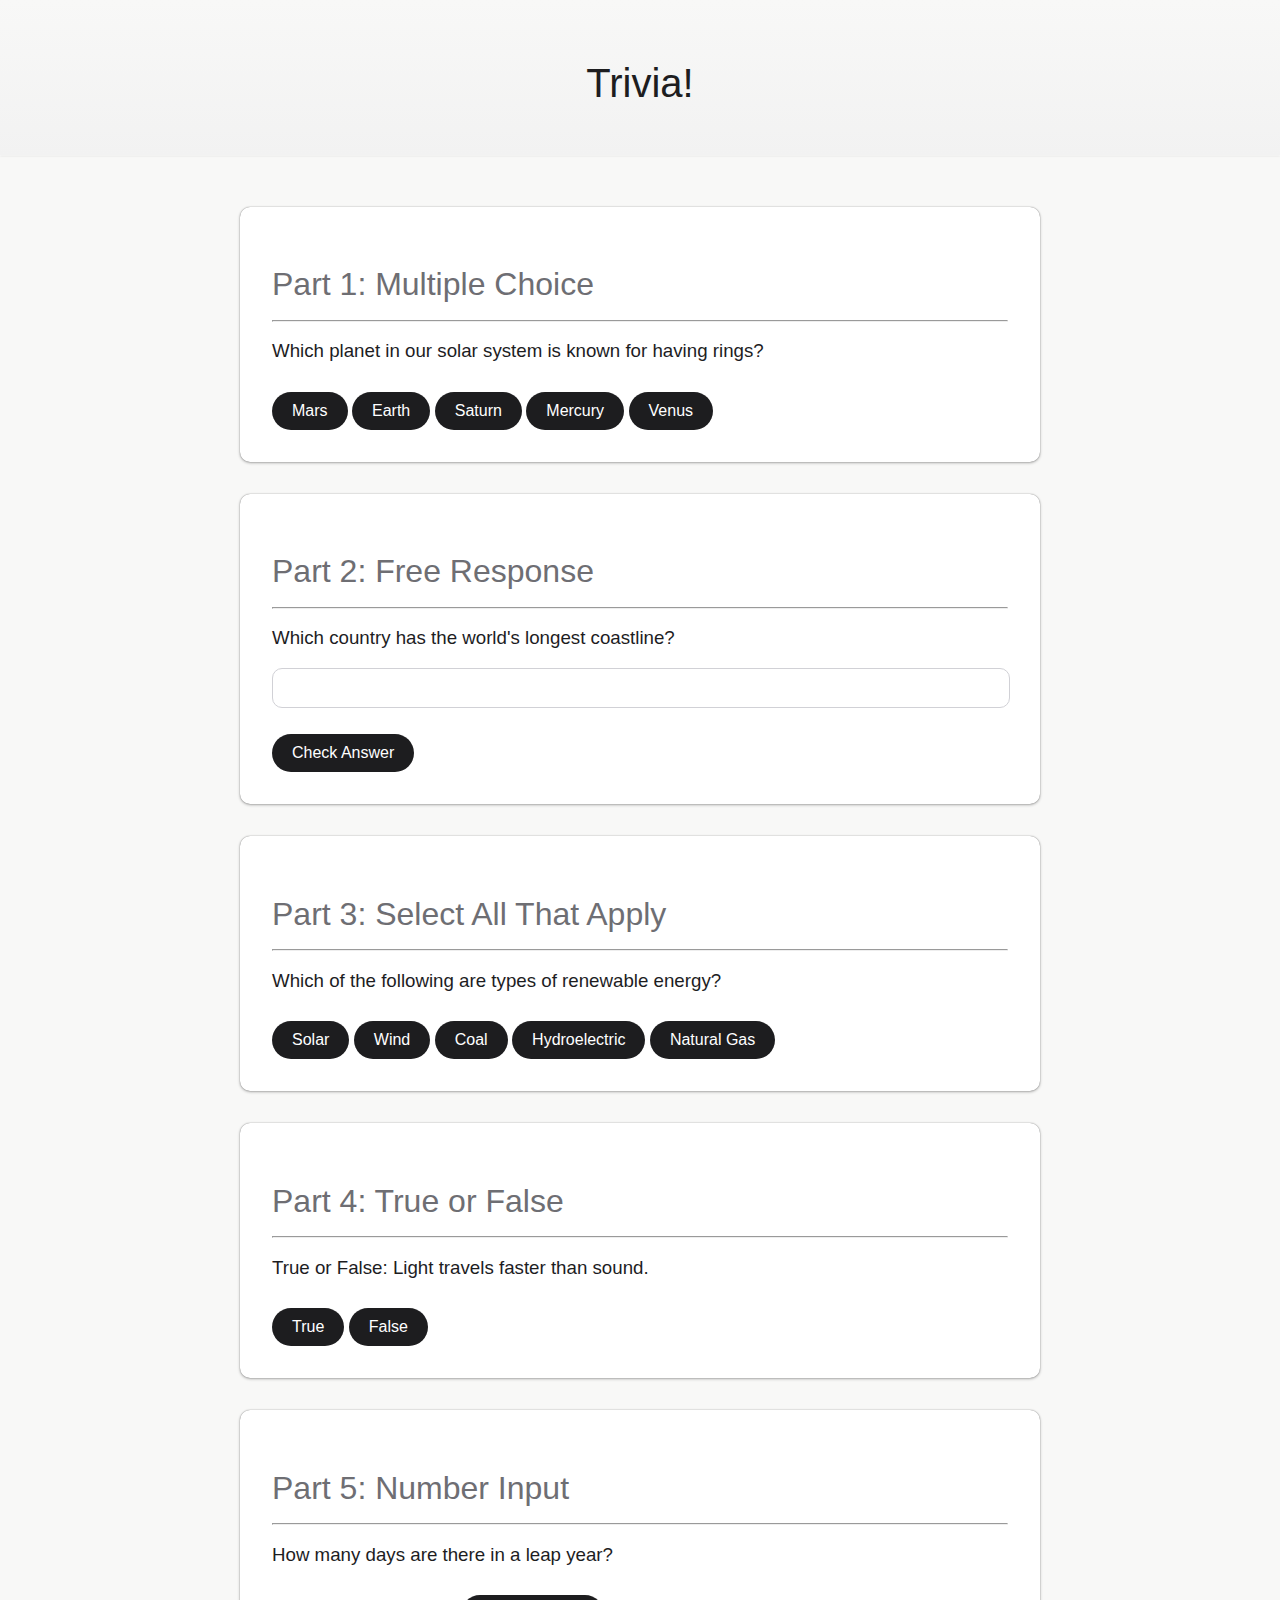
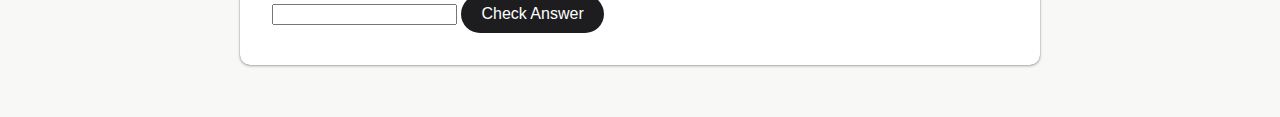
<file: CS50X/trivia/index.html>
<!DOCTYPE html>
<html lang="en">
<head>
    <link href="https://fonts.googleapis.com/css2?family=Montserrat:wght@500&display=swap" rel="stylesheet">
    <link href="styles.css" rel="stylesheet">
    <title>Trivia!</title>
    <script>
        document.addEventListener('DOMContentLoaded', function () {

            /* Part 1 */
            let buttons = document.querySelectorAll('button'); // Selects all buttons
            let correct = document.querySelector('.correct');
            let incorrects = document.querySelectorAll('.incorrect');
            let answerText = document.querySelector('#answer1');

            // Function to reset all button colors
            function resetButtonColors() {
                buttons.forEach(function(button) {
                    button.style.backgroundColor = ''; // Clear any inline background-color styles
                });
            }

            // Set up the correct button
            correct.addEventListener('click', function () {
                resetButtonColors();
                correct.style.backgroundColor = 'green';
                answerText.innerHTML = 'Correct!';
            });

            // Set up the incorrect buttons
            incorrects.forEach(function(button) {
                button.addEventListener('click', function () {
                    resetButtonColors();
                    button.style.backgroundColor = 'red';
                    answerText.innerHTML = 'Incorrect.';
                });
            });

        /* Part 2 */
        let input = document.querySelector('input');
        let answerText2 = document.querySelector('#answer2');

        // Function to check the answer
        function checkAnswer() {
            if (input.value.toLowerCase() === 'switzerland') {
                input.style.backgroundColor = 'green';
                answerText2.innerHTML = 'Correct!';
            } else {
                input.style.backgroundColor = 'red';
                answerText2.innerHTML = 'Incorrect.';
            }
        }

        // Function to reset input color
        function resetInputColor() {
            if (input.value === '') {
                input.style.backgroundColor = ''; // Resets the input field's color
            }
        }

        // Event listener for the check button
        document.querySelector('#check').addEventListener('click', checkAnswer);

        // Event listener for input field value change
        input.addEventListener('input', resetInputColor);
    });
</script>
</head>
<body>
    <div class="header">
        <h1>Trivia!</h1>
    </div>

    <div class="container">
        <div class="section">
            <h2>Part 1: Multiple Choice </h2>
            <hr>
            <h3>Which planet in our solar system is known for having rings?</h3>
            <p id="answer1"></p>
            <button class="incorrect">Mars</button>
            <button class="incorrect">Earth</button>
            <button class="correct">Saturn</button>
            <button class="incorrect">Mercury</button>
            <button class="incorrect">Venus</button>
        </div>

        <div class="section">
            <h2>Part 2: Free Response</h2>
            <hr>
            <h3>Which country has the world's longest coastline?</h3>
            <p id="answer2"></p>
            <input type="text">
            <button id="check">Check Answer</button>
        </div>
             <!-- New Question 1: Multiple correct answers -->
     <div class="section">
        <h2>Part 3: Select All That Apply</h2>
        <hr>
        <h3>Which of the following are types of renewable energy?</h3>
        <p id="answer3"></p>
        <button class="multi-correct">Solar</button>
        <button class="multi-correct">Wind</button>
        <button class="multi-incorrect">Coal</button>
        <button class="multi-correct">Hydroelectric</button>
        <button class="multi-incorrect">Natural Gas</button>
    </div>

    <!-- New Question 2: True or False -->
    <div class="section">
        <h2>Part 4: True or False</h2>
        <hr>
        <h3>True or False: Light travels faster than sound.</h3>
        <p id="answer4"></p>
        <button class="true">True</button>
        <button class="false">False</button>
    </div>

    <!-- New Question 3: Number Input -->
    <div class="section">
        <h2>Part 5: Number Input</h2>
        <hr>
        <h3>How many days are there in a leap year?</h3>
        <p id="answer5"></p>
        <input type="number" id="leap-year-input">
        <button id="check-leap-year">Check Answer</button>
    </div>
    </div>
</body>
</html>
</file>
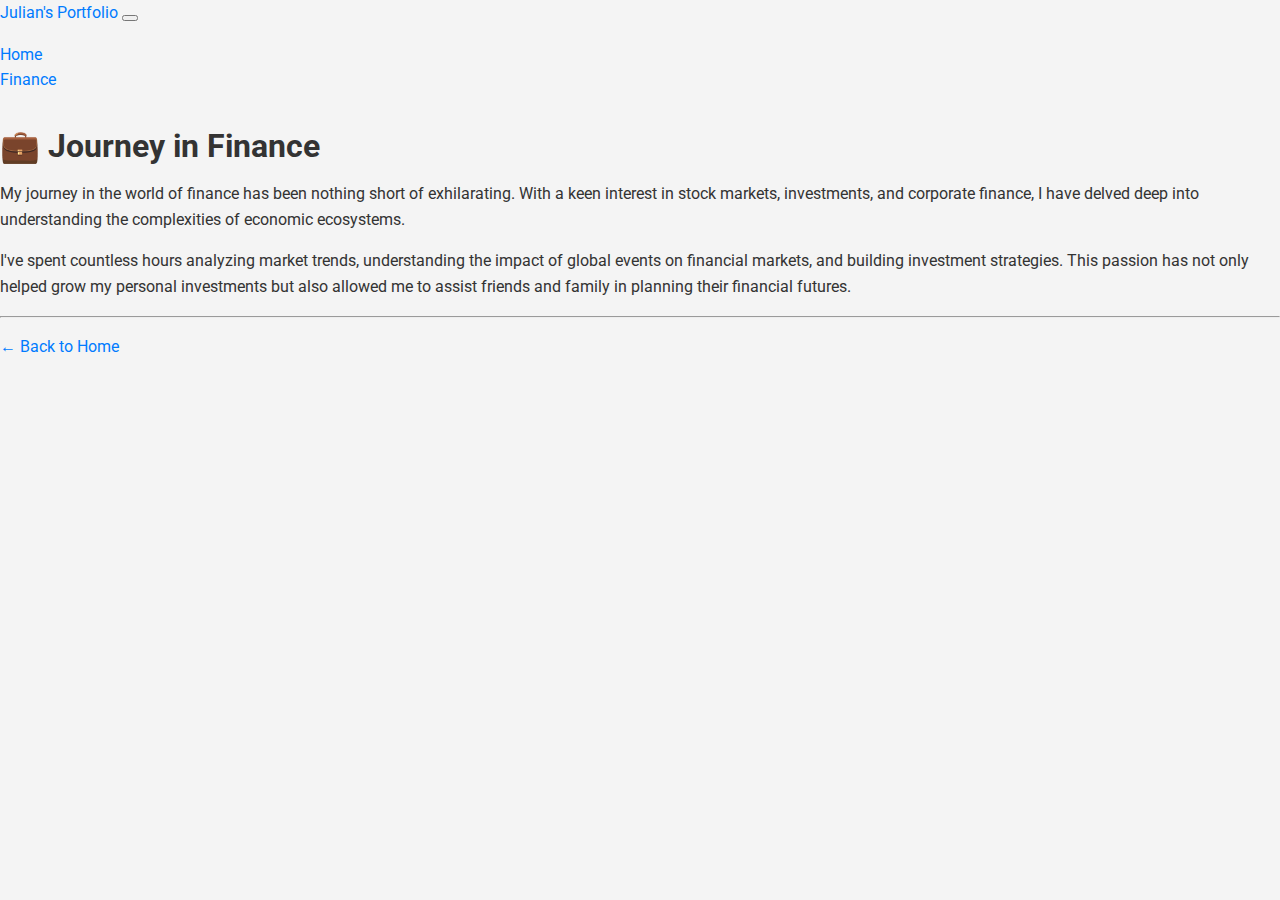
<file: CS50X/homepage/finance.html>
<!DOCTYPE html>
<html lang="en">

<head>
    <!-- Meta tags -->
    <meta charset="UTF-8">
    <meta name="viewport" content="width=device-width, initial-scale=1.0">

    <!-- Title -->
    <title>💼 Finance</title>

    <!-- Stylesheets and Fonts -->
    <link href="https://cdn.jsdelivr.net/npm/bootstrap@5.2.3/dist/css/bootstrap.min.css" rel="stylesheet" integrity="sha384-rbsA2VBKQhggwzxH7pPCaAqO46MgnOM80zW1RWuH61DGLwZJEdK2Kadq2F9CUG65" crossorigin="anonymous">
    <link href="styles.css" rel="stylesheet">
    <link href="https://fonts.googleapis.com/css2?family=Open+Sans:wght@400;700&display=swap" rel="stylesheet">
</head>

<body>

    <!-- Navigation Bar -->
    <nav class="navbar navbar-expand-lg navbar-dark bg-dark">
        <div class="container-fluid">
          <a class="navbar-brand" href="index.html">Julian's Portfolio</a>
          <button class="navbar-toggler" type="button" data-bs-toggle="collapse" data-bs-target="#navbarNav" aria-controls="navbarNav" aria-expanded="false" aria-label="Toggle navigation">
            <span class="navbar-toggler-icon"></span>
          </button>
          <div class="collapse navbar-collapse" id="navbarNav">
            <ul class="navbar-nav">
              <li class="nav-item">
                <a class="nav-link" href="index.html">Home</a>
              </li>
              <li class="nav-item">
                <a class="nav-link active" aria-current="page" href="#">Finance</a>
              </li>
              <!-- Add more navigation items here -->
            </ul>
          </div>
        </div>
      </nav>

    <!-- Page Content -->
    <div class="container mt-5">
        <h1 class="mb-4">💼 Journey in Finance</h1>
        <p>
            My journey in the world of finance has been nothing short of exhilarating. With a keen interest in stock markets, investments, and corporate finance, I have delved deep into understanding the complexities of economic ecosystems.
        </p>
        <p>
            I've spent countless hours analyzing market trends, understanding the impact of global events on financial markets, and building investment strategies. This passion has not only helped grow my personal investments but also allowed me to assist friends and family in planning their financial futures.
        </p>
        <hr>
        <p class="mt-4">
          <a class="btn btn-primary" href="index.html" role="button">← Back to Home</a>
        </p>
    </div>

    <!-- Bootstrap JS -->
    <script src="https://cdn.jsdelivr.net/npm/bootstrap@5.2.3/dist/js/bootstrap.bundle.min.js" integrity="sha384-kenU1KFdBIe4zVF0s0G1M5b4hcpxyD9F7jL+jjXkk+Q2h455rYXK/7HAuoJl+0I4" crossorigin="anonymous"></script>
</body>

</html>
</file>
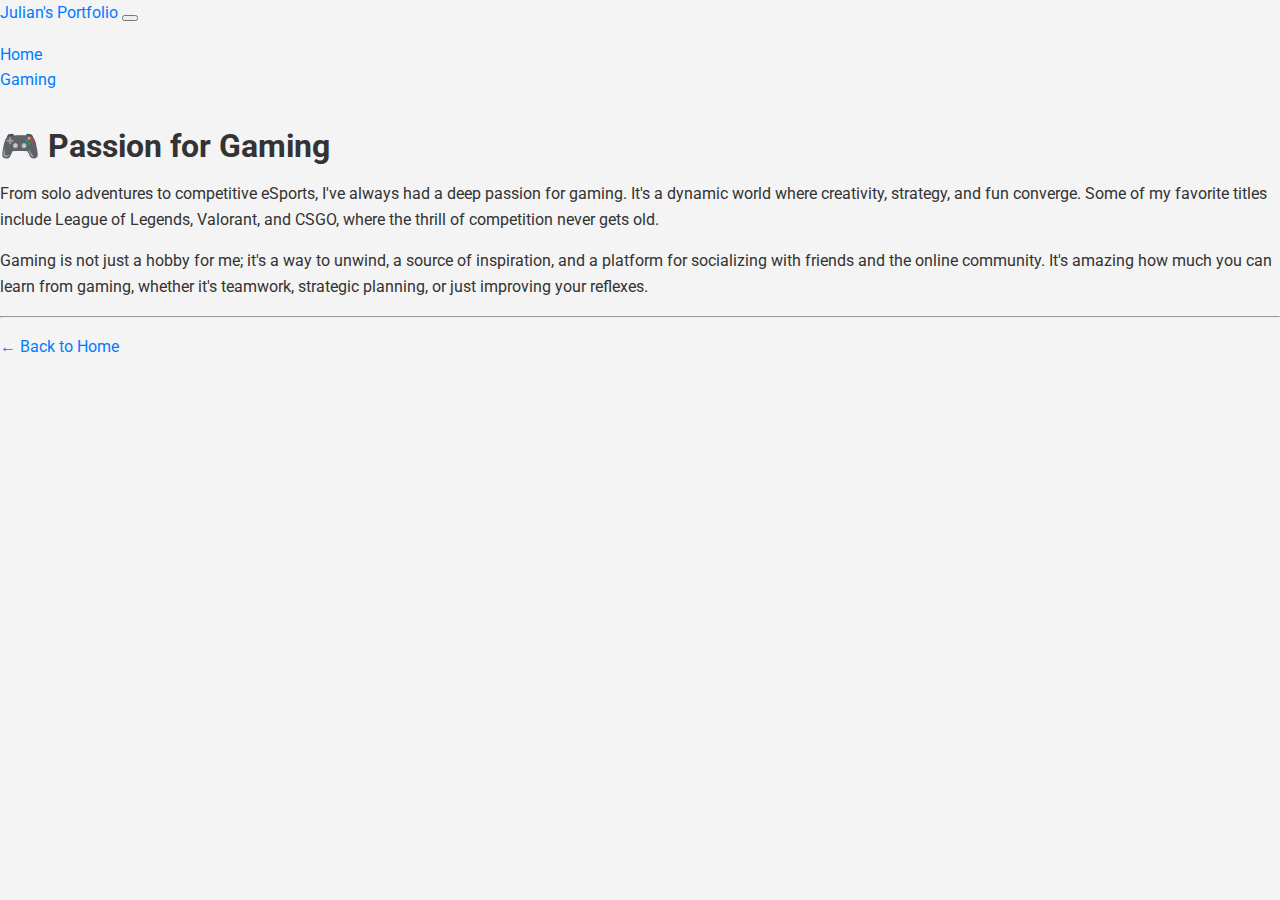
<file: CS50X/homepage/gaming.html>
<!DOCTYPE html>
<html lang="en">

<head>
    <!-- Meta tags -->
    <meta charset="UTF-8">
    <meta name="viewport" content="width=device-width, initial-scale=1.0">

    <!-- Title -->
    <title>🎮 Gaming</title>

    <!-- Stylesheets and Fonts -->
    <link href="https://cdn.jsdelivr.net/npm/bootstrap@5.2.3/dist/css/bootstrap.min.css" rel="stylesheet" integrity="sha384-rbsA2VBKQhggwzxH7pPCaAqO46MgnOM80zW1RWuH61DGLwZJEdK2Kadq2F9CUG65" crossorigin="anonymous">
    <link href="styles.css" rel="stylesheet">
    <link href="https://fonts.googleapis.com/css2?family=Open+Sans:wght@400;700&display=swap" rel="stylesheet">
</head>

<body>

    <!-- Navigation Bar -->
    <nav class="navbar navbar-expand-lg navbar-dark bg-dark">
      <div class="container-fluid">
        <a class="navbar-brand" href="index.html">Julian's Portfolio</a>
        <button class="navbar-toggler" type="button" data-bs-toggle="collapse" data-bs-target="#navbarNav" aria-controls="navbarNav" aria-expanded="false" aria-label="Toggle navigation">
          <span class="navbar-toggler-icon"></span>
        </button>
        <div class="collapse navbar-collapse" id="navbarNav">
          <ul class="navbar-nav">
            <li class="nav-item">
              <a class="nav-link" href="index.html">Home</a>
            </li>
            <li class="nav-item">
              <a class="nav-link active" aria-current="page" href="#">Gaming</a>
            </li>
            <!-- Add more navigation items here -->
          </ul>
        </div>
      </div>
    </nav>

    <!-- Page Content -->
    <div class="container mt-5">
        <h1 class="mb-4">🎮 Passion for Gaming</h1>
        <p>
            From solo adventures to competitive eSports, I've always had a deep passion for gaming. It's a dynamic world where creativity, strategy, and fun converge. Some of my favorite titles include League of Legends, Valorant, and CSGO, where the thrill of competition never gets old.
        </p>
        <p>
            Gaming is not just a hobby for me; it's a way to unwind, a source of inspiration, and a platform for socializing with friends and the online community. It's amazing how much you can learn from gaming, whether it's teamwork, strategic planning, or just improving your reflexes.
        </p>
        <hr>
        <p class="mt-4">
          <a class="btn btn-primary" href="index.html" role="button">← Back to Home</a>
        </p>
    </div>

    <!-- Bootstrap JS -->
    <script src="https://cdn.jsdelivr.net/npm/bootstrap@5.2.3/dist/js/bootstrap.bundle.min.js" integrity="sha384-kenU1KFdBIe4zVF0s0G1M5b4hcpxyD9F7jL+jjXkk+Q2h455rYXK/7HAuoJl+0I4" crossorigin="anonymous"></script>
</body>

</html>
</file>
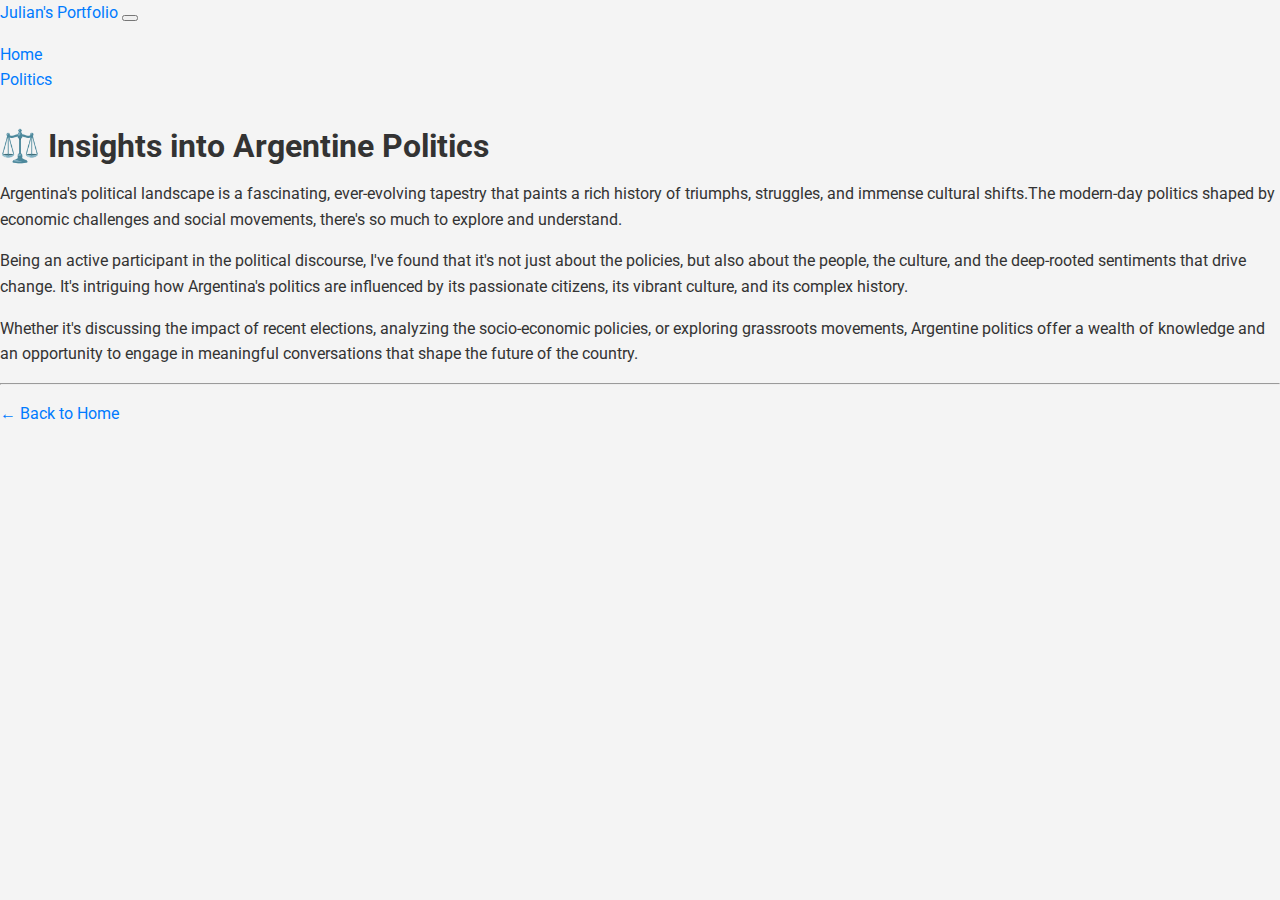
<file: CS50X/homepage/politics.html>
<!DOCTYPE html>
<html lang="en">

<head>
    <!-- Meta tags -->
    <meta charset="UTF-8">
    <meta name="viewport" content="width=device-width, initial-scale=1.0">

    <!-- Title -->
    <title>⚖️ Argentine Politics</title>

    <!-- Stylesheets and Fonts -->
    <link href="https://cdn.jsdelivr.net/npm/bootstrap@5.2.3/dist/css/bootstrap.min.css" rel="stylesheet" integrity="sha384-rbsA2VBKQhggwzxH7pPCaAqO46MgnOM80zW1RWuH61DGLwZJEdK2Kadq2F9CUG65" crossorigin="anonymous">
    <link href="styles.css" rel="stylesheet">
    <link href="https://fonts.googleapis.com/css2?family=Open+Sans:wght@400;700&display=swap" rel="stylesheet">
</head>

<body>

    <!-- Navigation Bar -->
    <nav class="navbar navbar-expand-lg navbar-dark bg-dark">
      <div class="container-fluid">
        <a class="navbar-brand" href="index.html">Julian's Portfolio</a>
        <button class="navbar-toggler" type="button" data-bs-toggle="collapse" data-bs-target="#navbarNav" aria-controls="navbarNav" aria-expanded="false" aria-label="Toggle navigation">
          <span class="navbar-toggler-icon"></span>
        </button>
        <div class="collapse navbar-collapse" id="navbarNav">
          <ul class="navbar-nav">
            <li class="nav-item">
              <a class="nav-link" href="index.html">Home</a>
            </li>
            <li class="nav-item">
              <a class="nav-link active" aria-current="page" href="#">Politics</a>
            </li>
            <!-- Add more navigation items here if needed -->
          </ul>
        </div>
      </div>
    </nav>

    <!-- Page Content -->
    <div class="container mt-5">
        <h1 class="mb-4">⚖️ Insights into Argentine Politics</h1>
        <p>
            Argentina's political landscape is a fascinating, ever-evolving tapestry that paints a rich history of triumphs, struggles, and immense cultural shifts.The modern-day politics shaped by economic challenges and social movements, there's so much to explore and understand.
        </p>
        <p>
            Being an active participant in the political discourse, I've found that it's not just about the policies, but also about the people, the culture, and the deep-rooted sentiments that drive change. It's intriguing how Argentina's politics are influenced by its passionate citizens, its vibrant culture, and its complex history.
        </p>
        <p>
            Whether it's discussing the impact of recent elections, analyzing the socio-economic policies, or exploring grassroots movements, Argentine politics offer a wealth of knowledge and an opportunity to engage in meaningful conversations that shape the future of the country.
        </p>
        <hr>
        <p class="mt-4">
          <a class="btn btn-primary" href="index.html" role="button">← Back to Home</a>
        </p>
    </div>

    <!-- Bootstrap JS -->
    <script src="https://cdn.jsdelivr.net/npm/bootstrap@5.2.3/dist/js/bootstrap.bundle.min.js" integrity="sha384-kenU1KFdBIe4zVF0s0G1M5b4hcpxyD9F7jL+jjXkk+Q2h455rYXK/7HAuoJl+0I4" crossorigin="anonymous"></script>
</body>

</html>
</file>
<file: CS50X/trivia/styles.css>
body {
    background-color: #f8f8f7;
    color: #1d1d1f;
    font-size: 16px;
    font-family: 'Helvetica Neue', Helvetica, Arial, sans-serif;
    font-weight: normal;
    line-height: 1.5;
    margin: 0;
    text-align: center; /* Centers the text, giving a more balanced look */
    transition: background-color 0.5s ease-in-out;
}

.container {
    max-width: 800px; /* Restricts the width for larger screens */
    margin: 0 auto; /* Center the container */
    padding: 20px;
    text-align: left;
}

.header {
    background: linear-gradient(to bottom, #f8f8f7 0%,#f2f2f2 100%);
    box-shadow: 0 0.5px 0 0 #fff, 0 1px 2px 0 rgba(0,0,0,.1);
    color: #1d1d1f;
    margin-bottom: 2rem;
    padding: 2rem;
    text-align: center;
}

.section {
    padding: 2rem;
    margin-bottom: 2rem;
    background-color: #fff;
    border-radius: 10px; /* Rounded corners */
    box-shadow: 0 0 1px 0 rgba(0,0,0,.5), 0 1px 3px 0 rgba(0,0,0,.3); /* Adds subtle shadow */
}

.section:hover {
    background-color: #f8f8f7;
    transition: background-color 0.3s ease-in-out;
}

h1, h2, h3 {
    font-weight: 500; /* Not too bold, not too light */
    line-height: 1.2;
}

h1 {
    font-size: 2.5rem; /* Make the main heading larger */
    margin-bottom: 1rem;
}

h2 {
    font-size: 2rem; /* Distinguish section headings */
    margin-bottom: 1rem;
    color: #6e6e73; /* Subtle differentiator for hierarchy */
}

button, input[type="submit"], #check {
    background-color: #1d1d1f;
    color: #fff;
    border: none; /* Removes border */
    border-radius: 20px; /* Fully rounded ends */
    padding: 10px 20px;
    font-size: 1rem;
    margin-top: 10px; /* Space between input and button */
    cursor: pointer; /* Indicates clickable */
    transition: all 0.3s ease-in-out;
}

button:hover, input[type="submit"]:hover, #check:hover {
    background-color: #404040; /* Darkens the button slightly */
}

input[type="text"] {
    width: calc(100% - 20px); /* Full width minus padding */
    padding: 10px;
    margin-bottom: 1rem; /* Added space for clarity */
    border: 1px solid #d1d1d6; /* Visible border, but not too stark */
    border-radius: 10px; /* Slightly rounded corners */
    font-size: 1rem;
}

input[type="text"]:focus {
    border-color: #1d1d1f; /* Highlight field when active */
    outline: none; /* Remove default focus style */
}

input[type="text"]:hover {
    background-color: #f8f8f7;
    transition: background-color 0.3s ease-in-out;
}

/* Optional: Add responsiveness to the layout */
@media (max-width: 768px) {
    .container {
        padding-left: 10px;
        padding-right: 10px;
    }

    input[type="text"] {
        width: calc(100% - 20px); /* Adjust for smaller screen */
    }
}
</file>
<file: CS50X/homepage/styles.css>
@import url('https://fonts.googleapis.com/css2?family=Roboto:wght@300;400;700&display=swap');

body {
    margin: 0;
    padding: 0;
    font-family: 'Roboto', sans-serif;
    font-size: 1em;
    line-height: 1.6em;
    text-align: left;
    color: #333; /* Darker for better readability */
    background-color: #f4f4f4; /* Off white for less strain on eyes */
}

h1, h2 {
    padding-top: 20px;
    font-weight: 700; /* Makes headers bold and noticeable */
    color: #333;
}

ul {
    padding: 0;
    list-style: none; /* Remove default list style */
}

a {
    color: #007bff; /* Using Bootstrap primary color for links */
    text-decoration: none;
    transition: color 0.3s ease;
}

a:hover, a:focus {
    color: #0056b3; /* Darken color on hover for better UX */
}

a:focus {
    outline: none;
    box-shadow: 0 0 0 2px #fff, 0 0 0 5px #007bff; /* Adding an outline for keyboard navigation */
}

/* ... other existing styles ... */

footer {
    margin-top: 50px; /* Added spacing between the main content and footer */
}
.main-container {
    display: flex;
    justify-content: center;
    align-items: start; /* Aligns items to the start of the flex container */
    min-height: 100vh; /* Ensures the container takes at least the full height of the viewport */
}
/* new skip link style */
.skip-link {
    position: absolute;
    top: -40px;
    left: 0;
    background: #000;
    color: white;
    padding: 8px;
    z-index: 100;
}

.skip-link:focus {
    top: 0;
}

/* Keeping the circular menu unchanged */
.circular-menu {
    position: fixed;
    bottom: 20px; /* Adjust as needed */
    right: 20px; /* Adjust as needed */
    width: 90px; /* Reduced size for a less intrusive circle */
    height: 90px;
    z-index: 1000; /* High z-index to ensure it's above most other elements */
}
.circle {
    background: none;
    border-radius: 0;
    width: 90px;
    height: 90px;
    opacity: 0;
    transform: scale(0);
    transition: all 0.4s ease-out;
}

.open.circle {
    opacity: 1;
    transform: scale(1);
}

.circle a {
    color: #8e8e8e;
    height: 30px; /* Adjusted from 40px */
    width: 30px; /* Adjusted from 40px */
    line-height: 30px; /* Adjusted from 40px */
    margin-left: -15px; /* Adjusted from -20px */
    margin-top: -15px; /* Adjusted from -20px */
    position: absolute;
    text-align: center;
    z-index: 10;
}

.circle a:hover {
    color: #8e8e8e;
}

.menu-button {
    position: absolute;
    top: calc(50% - 12px);
    left: calc(50% - 12px);
    color: #1d1d1d;
    background: none;
    outline: none; /* Removes the focus outline */
    border: none; /* Removes the border */
    width: 30px; /* Adjusting the width, originally it might be 40px or something else */
    height: 30px; /* Adjusting the height, originally it might be 40px or something else */
    line-height: 40px; /* Adjust to align the icon vertically */
    z-index: 40;
}
.menu-button,
.menu-button:focus,
.menu-button:active,
.menu-button::before,
.menu-button::after {
    background: transparent !important;
    border: none !important;
    outline: none !important;
    box-shadow: none !important;
}
.menu-button:focus {
    outline: none; /* Ensures the outline doesn't appear when focused */
}

.menu-button:hover {
    color: #8e8e8e;
}
</file>
